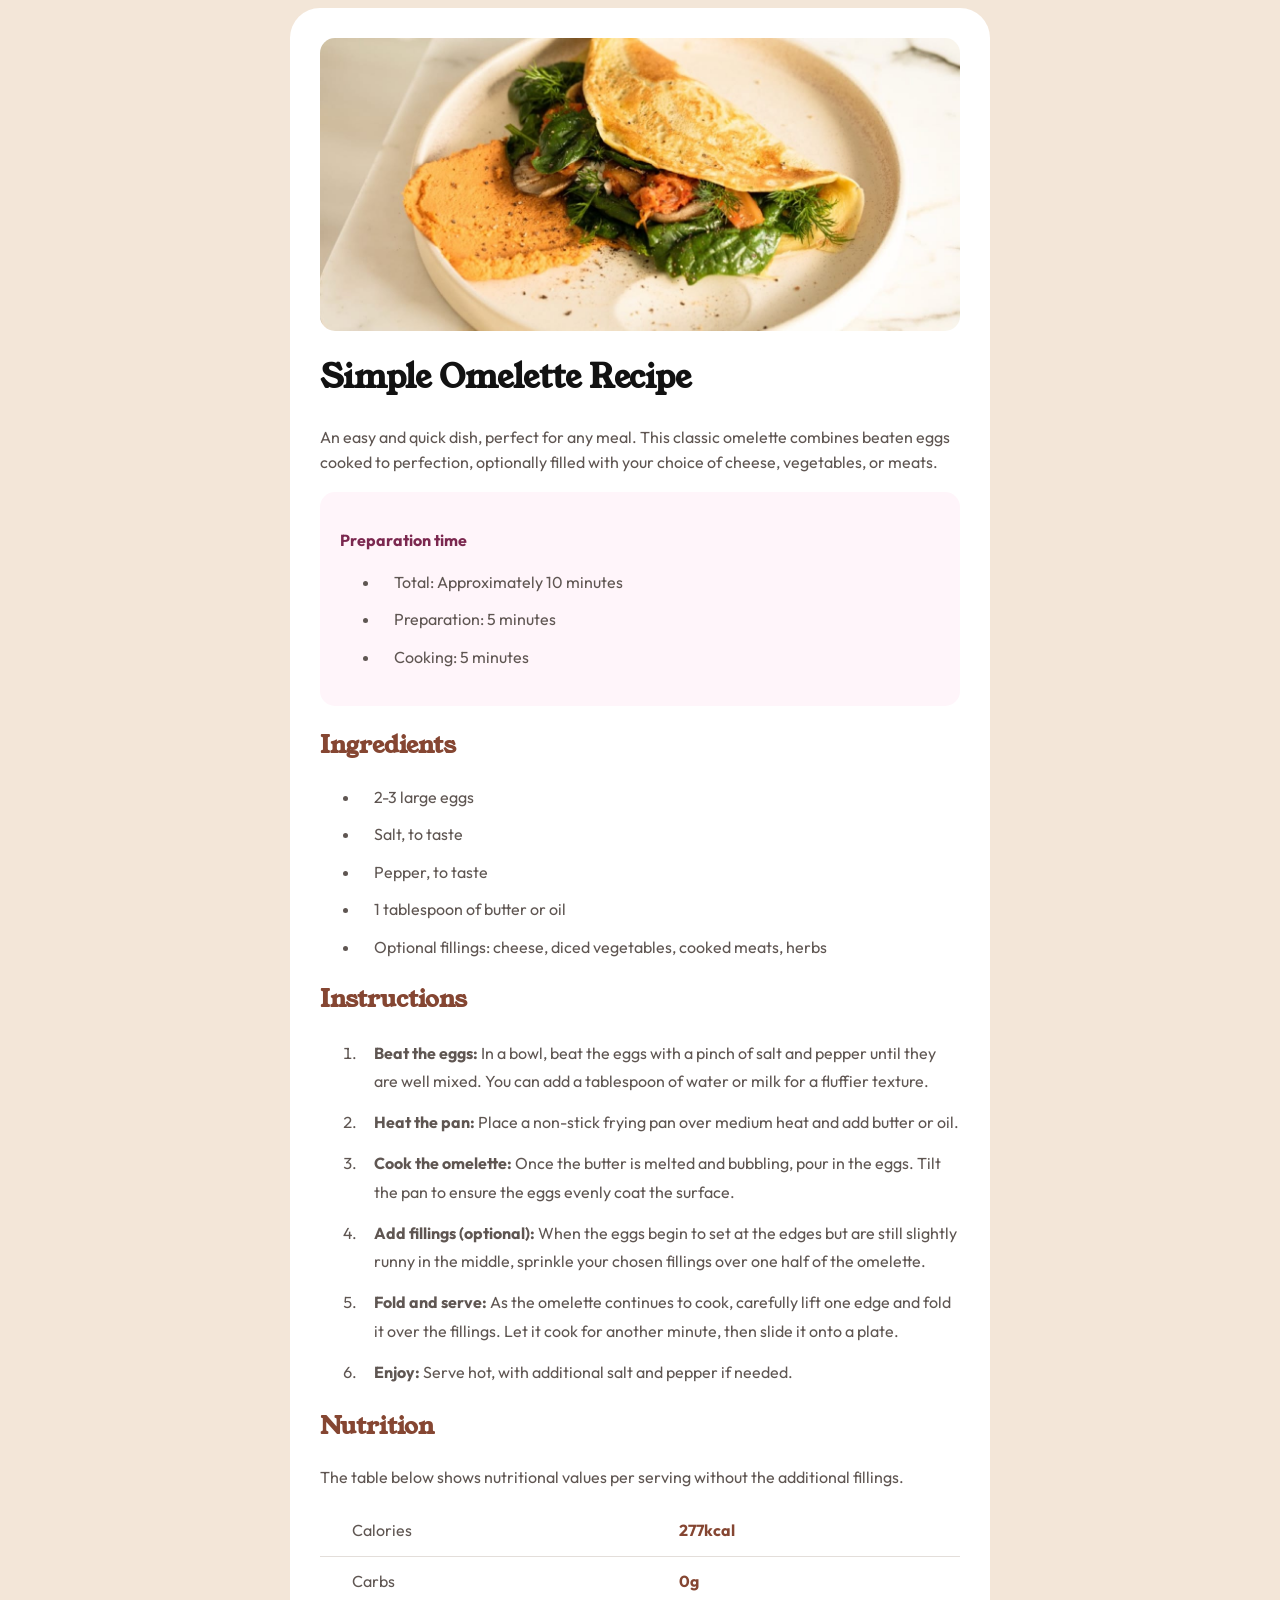
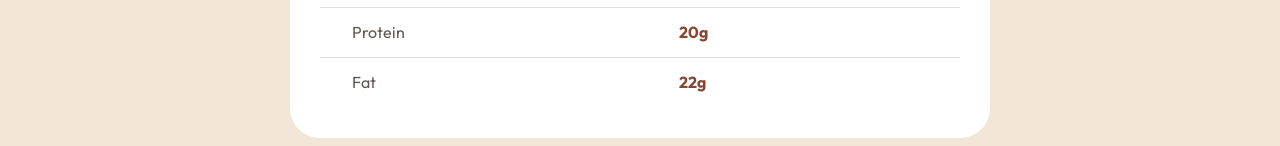
<file: PROJECT-7-RECIPIE PAGE/index.html>
<!doctype html>
<html lang="en">
  <head>
    <meta charset="UTF-8" />
    <meta name="viewport" content="width=device-width, initial-scale=1.0" />
    
    <link
      rel="icon"
      type="image/png"
      sizes="32x32"
      href="./assets/images/favicon-32x32.png"
    />

    <title> Recipe page</title>

    <link rel="preconnect" href="https://fonts.googleapis.com" />
    <link rel="preconnect" href="https://fonts.gstatic.com" crossorigin />
    <link
      href="https://fonts.googleapis.com/css2?family=Outfit:wght@100..900&display=swap"
      rel="stylesheet"
    />
    <link rel="preconnect" href="https://fonts.googleapis.com" />
    <link rel="preconnect" href="https://fonts.gstatic.com" crossorigin />
    <link
      href="https://fonts.googleapis.com/css2?family=Outfit:wght@100..900&family=Young+Serif&display=swap"
      rel="stylesheet"
    />
    <style>
      * {
        box-sizing: border-box;
      }
      .attribution {
        font-size: 0.6875rem;
        text-align: center;
      }
      body {
        color: #5f5652;
        font-family: "Outfit", sans-serif;
        line-height: 1.6;
        background-color: hsl(30, 54%, 90%);
      }
      .attribution a {
        color: hsl(228, 45%, 44%);
      }
      .center-body {
        padding: 30px;
        border-radius: 30px;
        /* width: 50%;
        max-width: 1200px; */
        width: min(90%, 700px);
        margin: auto;

        background-color: hsl(0, 0%, 100%);
      }
      .recipe-image {
        border-radius: 15px;
        width: 100%;
        display: block;
      }
      .prep-color {
        color: hsl(332, 51%, 32%);
      }
      p {
        font-size: 16px;
      }
      .ingredient-list {
        line-height: 1.8;
      }
      li {
        margin-bottom: 12px;
        padding-left: 14px;
      }
      table {
        width: 100%;
        border-collapse: collapse;
      }
      tr {
        border-bottom: 1px solid #e3deda;
      }
      tr:last-child {
        border-bottom: none;
      }

      td {
        padding: 12px 0 12px 32px;
        color: #5f5652;
      }

      h1 {
        color: #121212;
        font-family: "Young Serif", serif;
      }
      td:last-child {
        text-align: left;
        font-weight: 700;
        color: #854632;
      }
      .sub-font {
        font-family: "Young Serif", serif;
        color: hsl(14, 45%, 36%);
      }
      .prep-box {
        border-radius: 15px;
        background-color: hsl(330, 100%, 98%);
        padding: 20px;
      }
    </style>
  </head>
  <body>
    <div class="center-body">
      <img
        class="recipe-image"
        src="./assets/images/image-omelette.jpeg"
        alt="omelette"
      />
      <h1>Simple Omelette Recipe</h1>

      <p>
        An easy and quick dish, perfect for any meal. This classic omelette
        combines beaten eggs cooked to perfection, optionally filled with your
        choice of cheese, vegetables, or meats.
      </p>
      <div class="prep-box">
        <p class="prep-color"><b>Preparation time</b></p>
        <ul>
          <li>Total: Approximately 10 minutes</li>
          <li>Preparation: 5 minutes</li>
          <li>Cooking: 5 minutes</li>
        </ul>
      </div>
      <h2 class="sub-font">Ingredients</h2>
      <ul>
        <li>2-3 large eggs</li>
        <li>Salt, to taste</li>
        <li>Pepper, to taste</li>
        <li>1 tablespoon of butter or oil</li>
        <li>
          Optional fillings: cheese, diced vegetables, cooked meats, herbs
        </li>
      </ul>
      <h2 class="sub-font">Instructions</h2>
      <ol class="ingredient-list">
        <li>
          <b>Beat the eggs:</b> In a bowl, beat the eggs with a pinch of salt
          and pepper until they are well mixed. You can add a tablespoon of
          water or milk for a fluffier texture.
        </li>
        <li>
          <b>Heat the pan:</b> Place a non-stick frying pan over medium heat and
          add butter or oil.
        </li>
        <li>
          <b>Cook the omelette:</b> Once the butter is melted and bubbling, pour
          in the eggs. Tilt the pan to ensure the eggs evenly coat the surface.
        </li>
        <li>
          <b>Add fillings (optional):</b> When the eggs begin to set at the
          edges but are still slightly runny in the middle, sprinkle your chosen
          fillings over one half of the omelette.
        </li>
        <li>
          <b>Fold and serve:</b> As the omelette continues to cook, carefully
          lift one edge and fold it over the fillings. Let it cook for another
          minute, then slide it onto a plate.
        </li>
        <li>
          <b>Enjoy:</b> Serve hot, with additional salt and pepper if needed.
        </li>
      </ol>

      <h2 class="sub-font">Nutrition</h2>
      <p>
        The table below shows nutritional values per serving without the
        additional fillings.
      </p>
      <table>
        <tr>
          <td>Calories</td>
          <td>277kcal</td>
        </tr>
        <tr>
          <td>Carbs</td>
          <td>0g</td>
        </tr>
        <tr>
          <td>Protein</td>
          <td>20g</td>
        </tr>
        <tr>
          <td>Fat</td>
          <td>22g</td>
        </tr>
      </table>
    </div>
  </body>
</html>
</file>
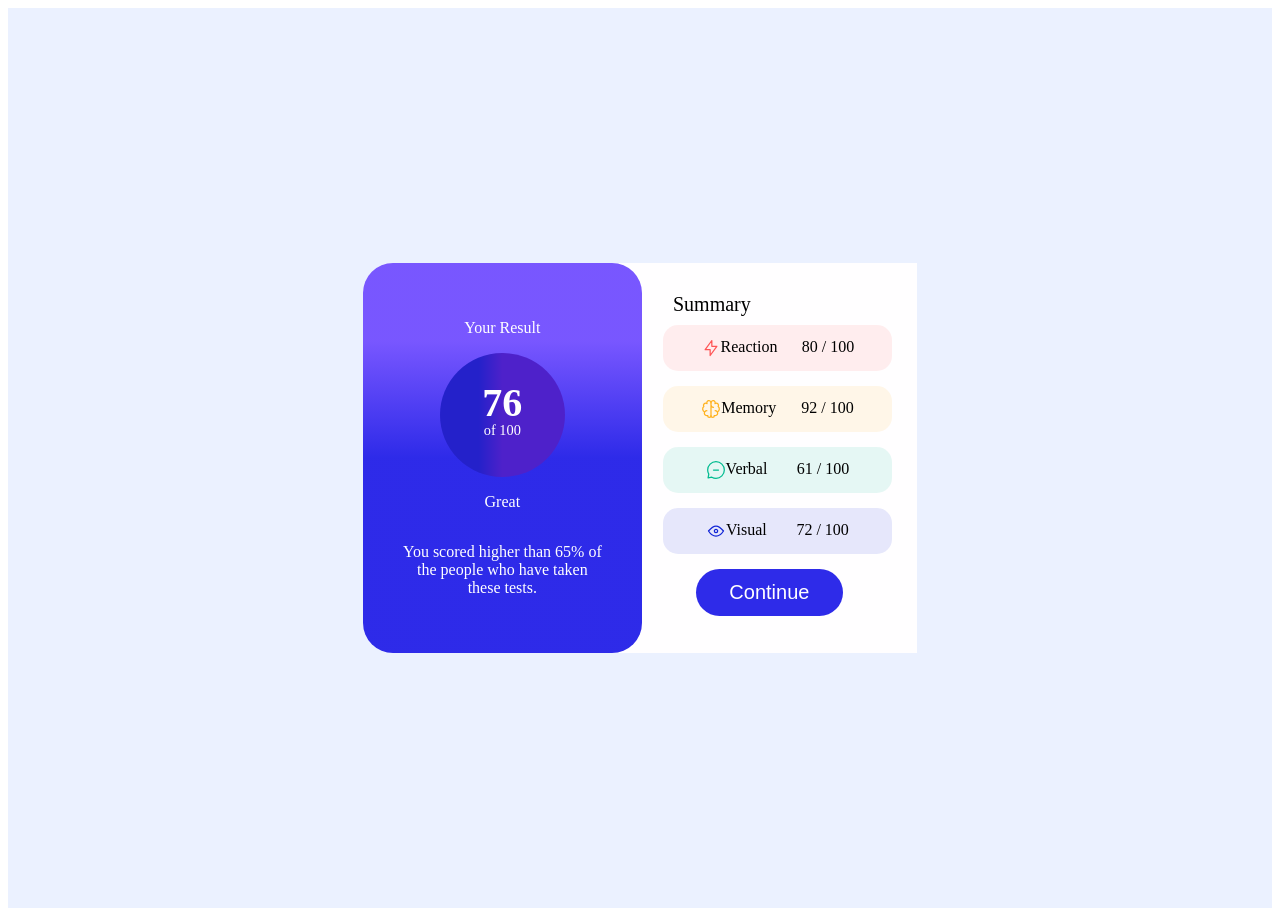
<file: PROJECT-8-Results-summary-component-main/index.html>
<!doctype html>
<html lang="en">
  <head>
    <meta charset="UTF-8" />
    <meta name="viewport" content="width=device-width, initial-scale=1.0" />
    <!-- displays site properly based on user's device -->

    <link
      rel="icon"
      type="image/png"
      sizes="32x32"
      href="./assets/images/favicon-32x32.png"
    />

    <title>Frontend Mentor | Results summary component</title>

    <style>
      * {
        box-sizing: border-box;
      }
      .attribution {
        font-size: 0.6875rem;
        text-align: center;
      }
      .attribution a {
        color: hsl(228, 45%, 44%);
      }
      .card-container {
        /* align-items: center; */
        display: flex;
        justify-content: center;
        background-color: hsl(221, 100%, 96%);
        height: 100vh;
        align-items: center;
      }
      .inner-card {
        display: flex;
        align-items: stretch;
        background-color: rgb(255, 254, 255);
        border-top-left-radius: 30px;
        border-bottom-left-radius: 30px;
      }
      .right-panel {
        padding-right: 74px;
        padding-left: 54px;
        display: flex;
        /* padding: 46px; */
        flex-direction: column;
        align-items: center;
      }
      .left-panel {
        padding: 40px;
        color: white;
        display: flex;
        flex-direction: column;
        align-items: center;
        /* justify-content: center; */
        background: linear-gradient(
          180deg,
          hsla(252, 100%, 67%, 1) 20%,
          hsla(241, 81%, 54%, 1) 50%
        );
        border-radius: 30px;
      }

      .left-circle {
        display: flex;
        flex-direction: column;
        align-items: center;
        border-radius: 201px;
        background: linear-gradient(
          90deg,
          rgba(36, 33, 202, 1) 31%,
          rgba(78, 33, 202, 1) 50%
        );
        margin: 0 auto;
        /* padding: 13px; */
        padding-top: 26px;
        box-sizing: border-box;
        width: 125px;
        height: 124px;
      }
      .number {
        font-size: 2.5rem;
        font-weight: bold;
      }
      .number-two {
        font-size: 12px;
        font-size: 0.9rem;
        font-weight: normal;

        margin-top: -4px;
      }
      .box {
        display: flex;
        justify-content: space-evenly;
        margin-right: -8px;
        width: 100%;
        border-radius: 15px;
        margin-bottom: 15px;
        padding: 13px;
      }
      .left-para {
        text-align: center;
      }
      .comment-boxes {
        display: flex;
        flex-direction: column;
        align-items: flex-end;
        justify-content: space-between;
        width: 155%;
      }
      .reaction-boxes {
        display: flex;
      }
      .right-reaction {
        background-color: hsla(0, 100%, 67%, 0.1);
      }
      .right-memory {
        background-color: hsla(39, 100%, 56%, 0.1);
      }
      .right-verbal {
        background-color: hsla(166, 100%, 37%, 0.1);
      }
      .right-visual {
        background-color: hsla(234, 85%, 45%, 0.1);
      }
      .right-summary {
        margin-left: -115px;
        margin-bottom: 9px;
        margin-top: 30px;
        font-size: 20px;
        text-align: left;
      }
      .right-button {
        margin-bottom: 28px;
        padding: 12px;
        padding-left: 20px;
        padding-right: 20px;
        width: 100%;
        border: none;
        background-color: hsl(241, 81%, 54%);
        color: white;
        font-size: 20px;
        border-radius: 50px;
      }
   
      @media (max-width: 768px) {
          .card-container {
    height: auto;
    min-height: 100vh;
    padding: 40px 0;
    align-items: flex-start;}
        .inner-card {
          flex-direction: column;
          width: 90%;
          border-radius: 30px;
        }

        .left-panel {
          width: 100%;
          border-radius: 30px 30px 0 0;
        }

        .right-panel {
          width: 100%;
          padding: 30px 20px;
        }

        .right-summary {
          margin-left: 0 !important;
          text-align: center;
        }

        .comment-boxes {
          width: 100% !important;
          align-items: stretch;
        }

        .box {
          width: 100%;
          justify-content: space-between;
        }

        .right-button {
          width: 100%;
          font-size: 18px;
        }

        .left-para {
          max-width: 90%;
        }
      }
    </style>
  </head>
  <body>
    <div class="card-container">
      <div class="inner-card">
        <div class="left-panel">
          <p class="left-result">Your Result</p>
          <p class="left-circle">
            <span class="number">76</span>
            <span class="number-two">of 100</span>
          </p>

          <p class="left-great">Great</p>
          <p class="left-para">
            You scored higher than 65% of <br />
            the people who have taken <br />these tests.
          </p>
        </div>
        <div class="right-panel">
          <p class="right-summary">Summary</p>
          <div class="comment-boxes">
            <div class="right-reaction box">
              <div class="reaction-boxes">
                <img src="./assets/images/icon-reaction.svg" alt="" />
                Reaction
              </div>
              <span>80 / 100</span>
            </div>
            <div class="right-memory box">
              <div class="reaction-boxes">
                <img src="./assets/images/icon-memory.svg" alt="" />
                Memory
              </div>
              <span>92 / 100</span>
            </div>
            <div class="right-verbal box">
              <div class="reaction-boxes">
                <img src="./assets/images/icon-verbal.svg" alt="" />
                Verbal
              </div>
              <span>61 / 100</span>
            </div>
            <div class="right-visual box">
              <div class="reaction-boxes">
                <img src="./assets/images/icon-visual.svg" alt="" />
                Visual
              </div>
              <span>72 / 100</span>
            </div>
          </div>
          <button class="right-button">Continue</button>
        </div>
      </div>
    </div>
  </body>
</html>
</file>
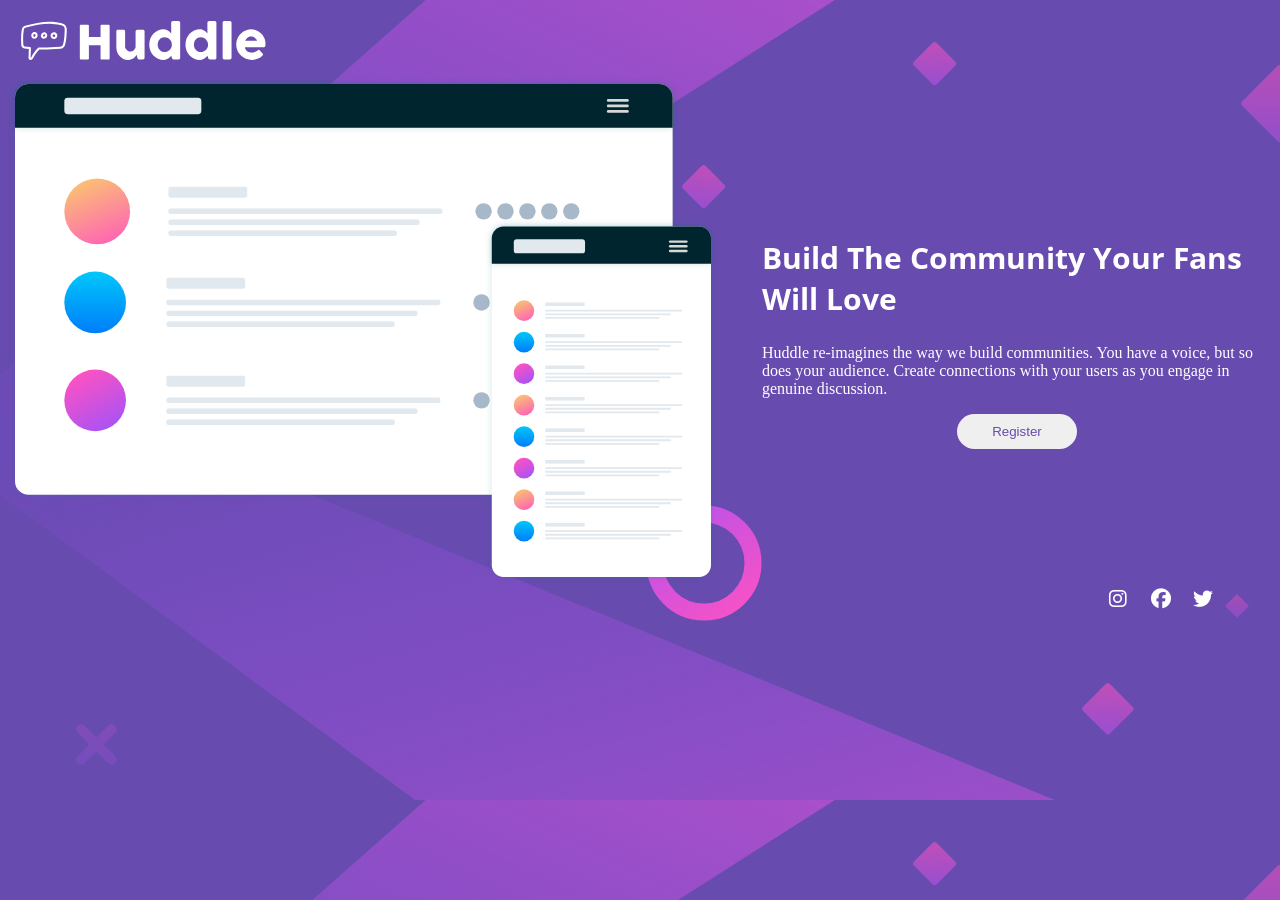
<file: PROJECT_6_HUDDLE LANDING PAGE/index.html>
<!DOCTYPE html>
<html lang="en">
  <head>
    <link rel="preconnect" href="https://fonts.googleapis.com" />
    <link rel="preconnect" href="https://fonts.gstatic.com" crossorigin />
    <link
      href="https://fonts.googleapis.com/css2?family=Open+Sans:ital,wght@0,300..800;1,300..800&display=swap"
      rel="stylesheet"
    />
    <meta charset="UTF-8" />
    <meta name="viewport" content="width=device-width, initial-scale=1.0" />
    
    <link
      rel="icon"
      type="image/png"
      sizes="32x32"
      href="./images/favicon-32x32.png"
    />

    <title>
     Huddle landing page with single introductory section
    </title>
<link rel="stylesheet" href="https://cdnjs.cloudflare.com/ajax/libs/font-awesome/6.7.2/css/all.min.css" integrity="sha512-Evv84Mr4kqVGRNSgIGL/F/aIDqQb7xQ2vcrdIwxfjThSH8CSR7PBEakCr51Ck+w+/U6swU2Im1vVX0SVk9ABhg==" crossorigin="anonymous" referrerpolicy="no-referrer" />
   
    <style>
      body {
        background: hsl(257, 40%, 49%);
        background-image: url("./images/bg-desktop.svg");
        color: white;
        font-family: "https://fonts.google.com/specimen/Open+Sans";
        font-weight: 400;
      }

      .layout {
        display: flex;
        align-items: center;
        gap: 45px;
      }

      .attribution {
        font-size: 11px;
        text-align: center;
      }

      .attribution a {
        color: hsl(228, 45%, 44%);
      }

      .btn {
        display: block;
        margin: 0 auto;
        padding-left: 35px;
        padding-right: 35px;
        padding-top: 10px;
        padding-bottom: 10px;
        border: none;
        border-radius: 50px;
        color: hsl(257, 40%, 49%);
      }

      .heading {
        font-family: "Open Sans", sans-serif;
        font-size: 30px;
      }

      .icons {
        width: 30px;
        float: right;
        margin: 6px;
      }

      .icons-formatting {
        padding-right: 43px;
      }
      @media screen and (max-width: 1000px) {
        body {
          background: hsl(257, 40%, 49%);
          background-image: url("./images/bg-mobile.svg");
          color: white;
          font-family: "https://fonts.google.com/specimen/Open+Sans";
          background-repeat: no-repeat;
          /* font-weight: 400; */
        }
        .responsive-text {
          display: inline-block;
          margin-top: 4px;

          margin-right: 30px;
          margin-left: 55px;
        }
        .heading {
          margin: 0;
          font-size: 23px;
          margin-top: 23px;
        }
        .layout {
          display: block;
        }
        .responsive-image {
          margin-top: 27px;
          margin-bottom: 10px;
          width: 76%;
          margin-left: 44px;
          height: 40%;
        }
        .logo {
          width: 118px;
          margin-top: 16px;
          margin-left: 13px;
        }
        .icons-formatting {
          display: flex;
          justify-content: center;
          padding: 0;
          margin: 0;
        }
        .icons {
          display: flex;
          width: 19px;
          margin: 6px;
          margin-top: 16px;
          fill:rgb(146, 130, 130);
        }
        .landing-text {
          font-family: "Open Sans", sans-serif;
          font-size: 16px;
        }
        .btn {
          display: block;
          margin: 0 auto;
          padding-left: 85px;
          padding-right: 85px;
          padding-top: 10px;
          padding-bottom: 10px;
          border: none;
          border-radius: 50px;
          color: hsl(257, 40%, 49%);
         
        }
      }
      .btn:hover{
        background:hsl(300, 69%, 71%);
        color: white;
      }
           

  .fa-brands{
  font-size: 20px;
  color: white;
   }
  .fa-brands:hover{
 color: hsl(300, 69%, 71%);
   }
    </style>
  </head>

  <body>
    <div class="logo">
      <img
        class="logo"
        src="/huddle-landing-page/huddle-landing-page-with-single-introductory-section-master/images/logo.svg"
        alt="logo"
      />
    </div>

    <div class="image layout">
      <img
        src="./images/illustration-mockups.svg"
        alt=""
        class="responsive-image"
      />

      <div class="responsive-text">
        <h2 class="heading">Build The Community Your Fans Will Love</h2>
        <p class="landing-text">
          Huddle re-imagines the way we build communities. You have a voice, but
          so does your audience. Create connections with your users as you
          engage in genuine discussion.
        </p>
        <button class="btn">Register</button>
      </div>
    </div>

    <div class="icons-formatting">
      
    <i class=" icons fa-brands fa-twitter" ></i>
     <i class=" icons fa-brands fa-facebook" ></i>
      <i class=" icons fa-brands fa-instagram" ></i>
      
    </div>
    
  </body>
</html>
</file>
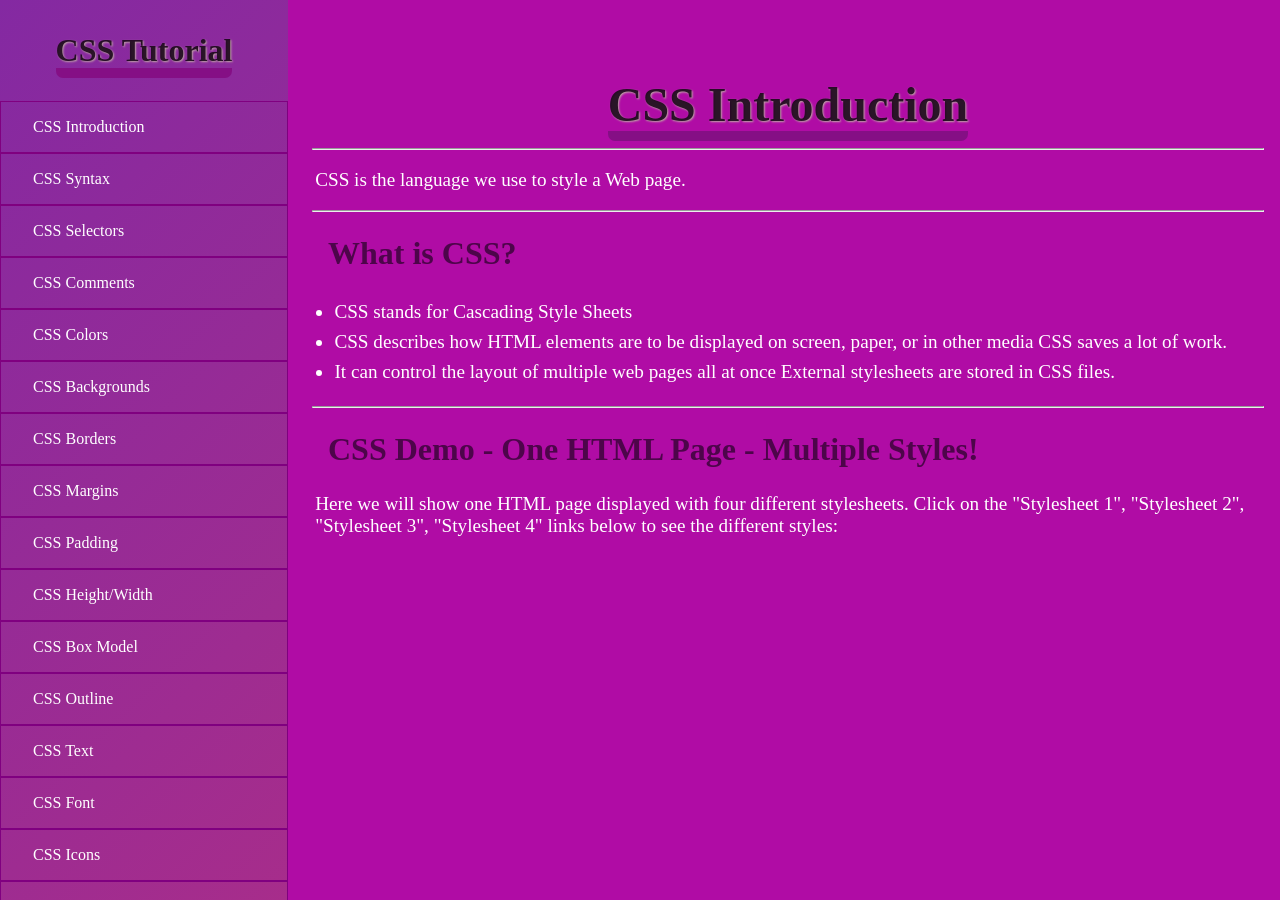
<file: PROJECT_3_SCROLLBAR/scrollbar.html>
<!DOCTYPE html>
<html lang="en">
  <head>
    <meta charset="UTF-8" />
    <meta name="viewport" content="width=device-width, initial-scale=1.0" />
    <title>Scrollbar</title>
    <link rel="stylesheet" href="scrollbars.css">
  </head>
  <body>
    <div class="section scroll_wrapper">
      <h1 class="scrollbar-heading"><span>CSS Tutorial</span></h1>
    <p class="side-content">CSS Introduction </p>
    <p class="side-content">CSS Syntax</p>
    <p class="side-content">CSS Selectors</p>
    <p class="side-content">CSS Comments</p>
    <p class="side-content">CSS Colors</p>
    <p class="side-content">CSS Backgrounds</p>
    <p class="side-content">CSS Borders</p>
    <p class="side-content">CSS Margins</p>
    <p class="side-content">CSS Padding</p>
    <p class="side-content">CSS Height/Width</p>
    <p class="side-content">CSS Box Model</p>
    <p class="side-content">CSS Outline</p>
    <p class="side-content">CSS Text</p>
    <p class="side-content">CSS Font</p>
    <p class="side-content">CSS Icons</p>
    <p class="side-content">CSS Links</p>
    <p class="side-content">CSS Lists</p>
    <p class="side-content">CSS Tables</p>
    <p class="side-content">CSS Display</p>
    <p class="side-content">CSS Z-index</p>
        
      </p>
    </div>
    <div class="body-wrapper">
   <h1 class="body-heading"><span>CSS Introduction</span> </h1>
   <hr class="body-lines"><p class="body-paragraphs">CSS is the language we use to style a Web page.</p><hr class="body-lines">
   <h2 class="body-secondary-heading">What is CSS?</h2>
    <p class="body-paragraphs"><ul class="body-paragraphs"><li>CSS stands for Cascading Style Sheets</li>
    <li>CSS describes how HTML elements are to be displayed on screen, paper, or in other media
    CSS saves a lot of work.</li> <li>It can control the layout of multiple web pages all at once
    External stylesheets are stored in CSS files.</li></ul></p><hr class="body-lines">
   <h2 class="body-secondary-heading">CSS Demo - One HTML Page - Multiple Styles!</h2>
    <p class="body-paragraphs">Here we will show one HTML page displayed with four different stylesheets. Click on the "Stylesheet 1", "Stylesheet 2", "Stylesheet 3", "Stylesheet 4" links below to see the different styles:</p></div>
  </body>
</html>
</file>
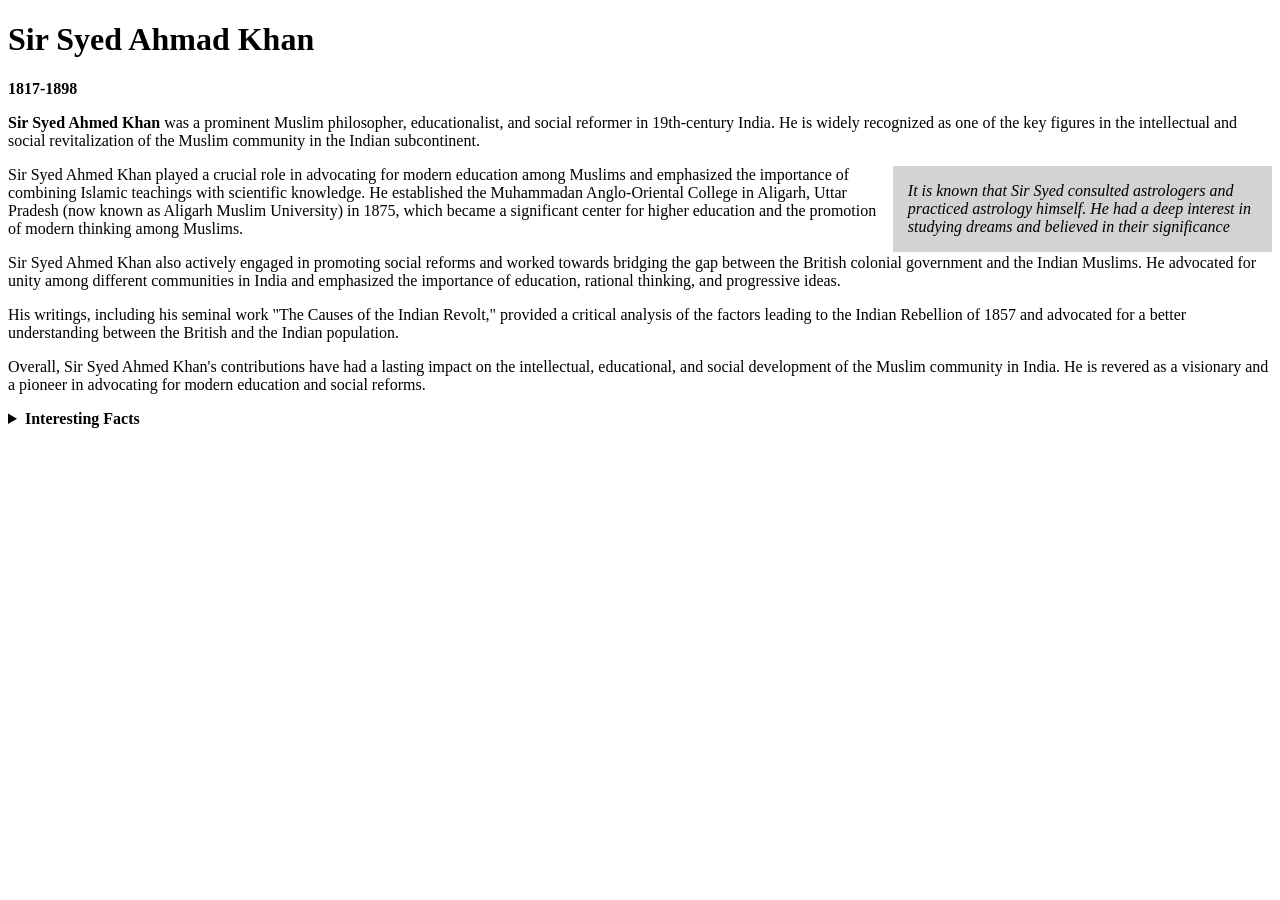
<file: PROJECT_4_TRIBUTE-PAGE/tributepage.html>
<!DOCTYPE html>
<html lang="en">
<head>
  <meta charset="UTF-8">
  <meta http-equiv="X-UA-Compatible" content="IE=edge">
  <meta name="viewport" content="width=device-width, initial-scale=1.0">
  <title>A TRIBUTE PAGE</title>
  <style>
    aside {
      width: 30%;
      padding-left: 15px;
      margin-left: 15px;
      box-sizing: border-box;
      float: right;
      font-style: italic;
      background-color: lightgray;
    }
    </style>
</head>
<body>
  <header>
    <h1>Sir Syed Ahmad Khan</h1>
    <p><strong>1817-1898</strong></p>
  </header>
  <main>
    <section>
      <p><strong>Sir Syed Ahmed Khan</strong> was a prominent Muslim philosopher, educationalist, and social reformer in 19th-century India. He is widely recognized as one of the key figures in the intellectual and social revitalization of the Muslim community in the Indian subcontinent.</p>

      <aside>
       <p>It is known that Sir Syed consulted astrologers and practiced astrology himself. He had a deep interest in studying dreams and believed in their significance</p>
           </aside>   

        <p>Sir Syed Ahmed Khan played a crucial role in advocating for modern education among Muslims and emphasized the importance of combining Islamic teachings with scientific knowledge. He established the Muhammadan Anglo-Oriental College in Aligarh, Uttar Pradesh (now known as Aligarh Muslim University) in 1875, which became a significant center for higher education and the promotion of modern thinking among Muslims.</p>
        
        <p>Sir Syed Ahmed Khan also actively engaged in promoting social reforms and worked towards bridging the gap between the British colonial government and the Indian Muslims. He advocated for unity among different communities in India and emphasized the importance of education, rational thinking, and progressive ideas.</p>
        
       <p> His writings, including his seminal work "The Causes of the Indian Revolt," provided a critical analysis of the factors leading to the Indian Rebellion of 1857 and advocated for a better understanding between the British and the Indian population.</p>
        
       <p> Overall, Sir Syed Ahmed Khan's contributions have had a lasting impact on the intellectual, educational, and social development of the Muslim community in India. He is revered as a visionary and a pioneer in advocating for modern education and social reforms.</p>
     <details>
  <summary><strong>Interesting Facts</strong> </summary>
  <p>1-Birth and Early Life: Sir Syed Ahmed Khan was born on October 17, 1817, in Delhi, which was part of the Mughal Empire at the time. He hailed from a family of scholars and was well-versed in Arabic, Persian, and Urdu from a young age.</p>

   <p> 2-Educational Background: Sir Syed received his early education in traditional Islamic subjects and then pursued higher studies in Persian, Arabic, and Islamic law. He obtained a deep understanding of traditional Islamic learning, but he also recognized the need for modern education.</p>
    
   <p> 3-Foundation of Aligarh Movement: Sir Syed Ahmed Khan played a crucial role in founding the Aligarh Movement, which aimed to uplift the educational and social status of Muslims in India. The movement sought to blend Western education with Islamic teachings to enable Muslims to adapt to modern times while preserving their religious and cultural identity.</p>
    
   <p> 4-Aligarh Muslim University: In 1875, Sir Syed established the Muhammadan Anglo-Oriental College in Aligarh, Uttar Pradesh. The college later evolved into Aligarh Muslim University (AMU) and became a prestigious institution for higher education, promoting modern education among Muslims.</p>
    
    <p>5-Advocate of Women's Education: Sir Syed Ahmed Khan was a strong proponent of women's education. He believed that educating women was crucial for the progress of society. In 1886, he established the Victoria School in Aligarh, which was one of the first educational institutions for Muslim girls in India.</p>
    
   <p> 6-Reformist Views: Sir Syed Ahmed Khan was known for his reformist views, advocating for social reforms within the Muslim community. He emphasized the importance of embracing modern knowledge, scientific reasoning, and abandoning obsolete customs and practices that hindered progress.</p>
    
   <p>7-Knighted by the British Crown: In 1888, Sir Syed Ahmed Khan was knighted by the British Crown for his contributions to education and social reform in India. He became the first Indian Muslim to receive such an honor.</p>
    
   <p>8-Literary Contributions: Sir Syed was a prolific writer and penned numerous books, essays, and articles in Urdu and Persian. His writings covered a wide range of topics, including education, history, religion, and social issues</p>
</details>
    </section>
  </main>
  
</body>
</html>
</file>
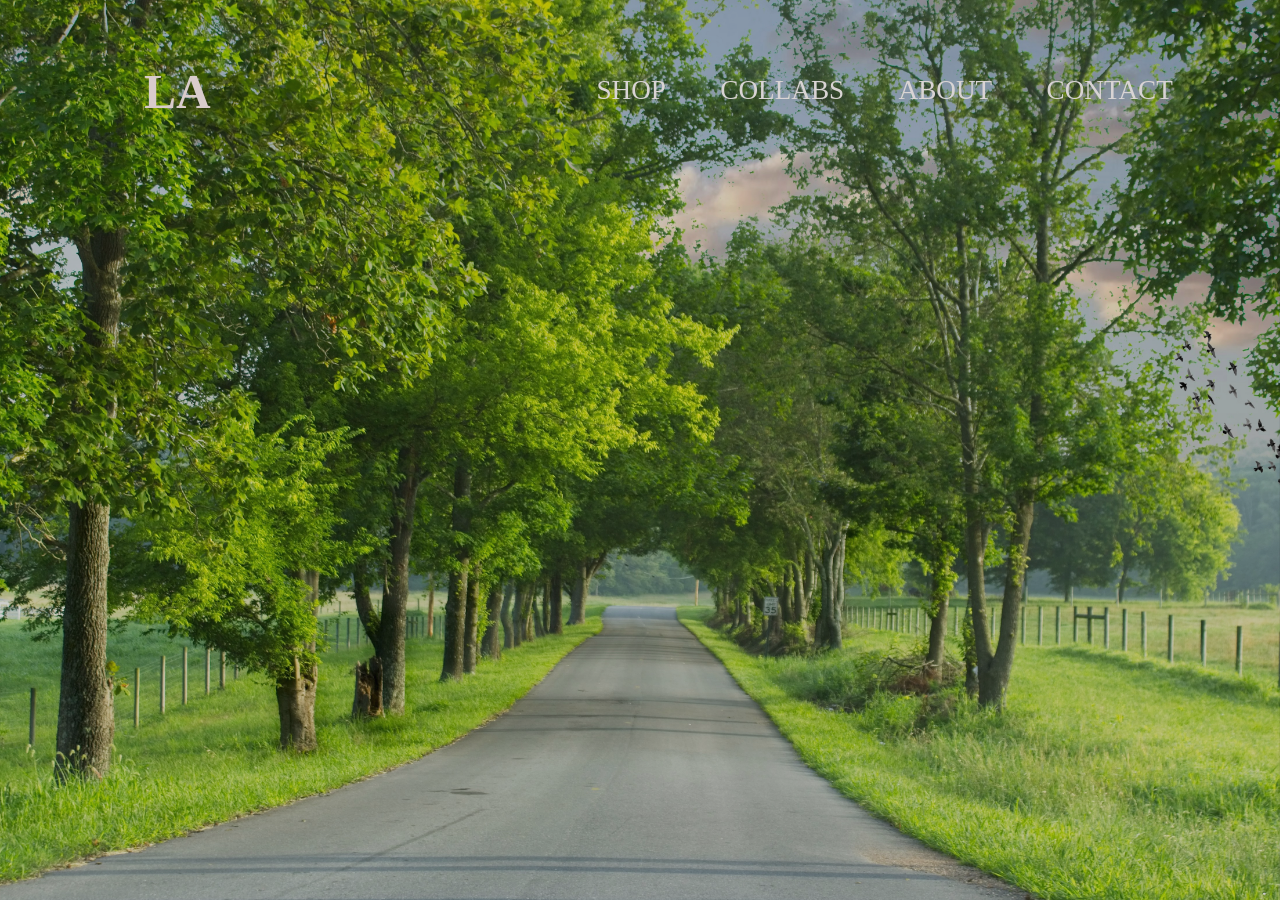
<file: PROJECT_2_PARALLEX_WEBSITE/html/parraaalex.html>
<!DOCTYPE html>
<html lang="en">
  <head>
    <meta charset="UTF-8" />
    <meta name="viewport" content="width=device-width, initial-scale=1.0" />
    <title>parallax</title>
    <link rel="stylesheet" href="../css/parallax.css" />
    <!-- <link rel="stylesheet" href="../css/parallex2.css" /> -->
  </head>
  <body>
    <div class="parallex_wrapper">
      <div class="first_child">
        <header style="z-index: 999">
          <h1>LA</h1>
          <ul>
            <li>
              <div class="dropdown">
                <a class="dropbtn">shop</a>
                <div class="dropdown-content">
                  <a href="#">All</a>
                  <a href="#">Prints</a>
                  <a href="#">Labels</a>
                  <a href="#">Motions</a>
                </div>
              </div>
            </li>

            <li><a href="#html">Collabs</a></li>
            <li><a href="#html">About</a></li>
            <li><a href="#html">Contact</a></li>
          </ul>
        </header>
      </div>

      <div class="second_child">rt</div>

      <div class="third_child"></div>

      <div class="fourth_child"></div>

      <div class="fifth_child"></div>

      <div class="sixth_child"></div>

      <div class="seventh_child"></div>

      <div class="eighth_child"></div>

      <div class="ninth_child"></div>

      <div class="tenth_child"></div>
    </div>
  </body>
</html>
</file>
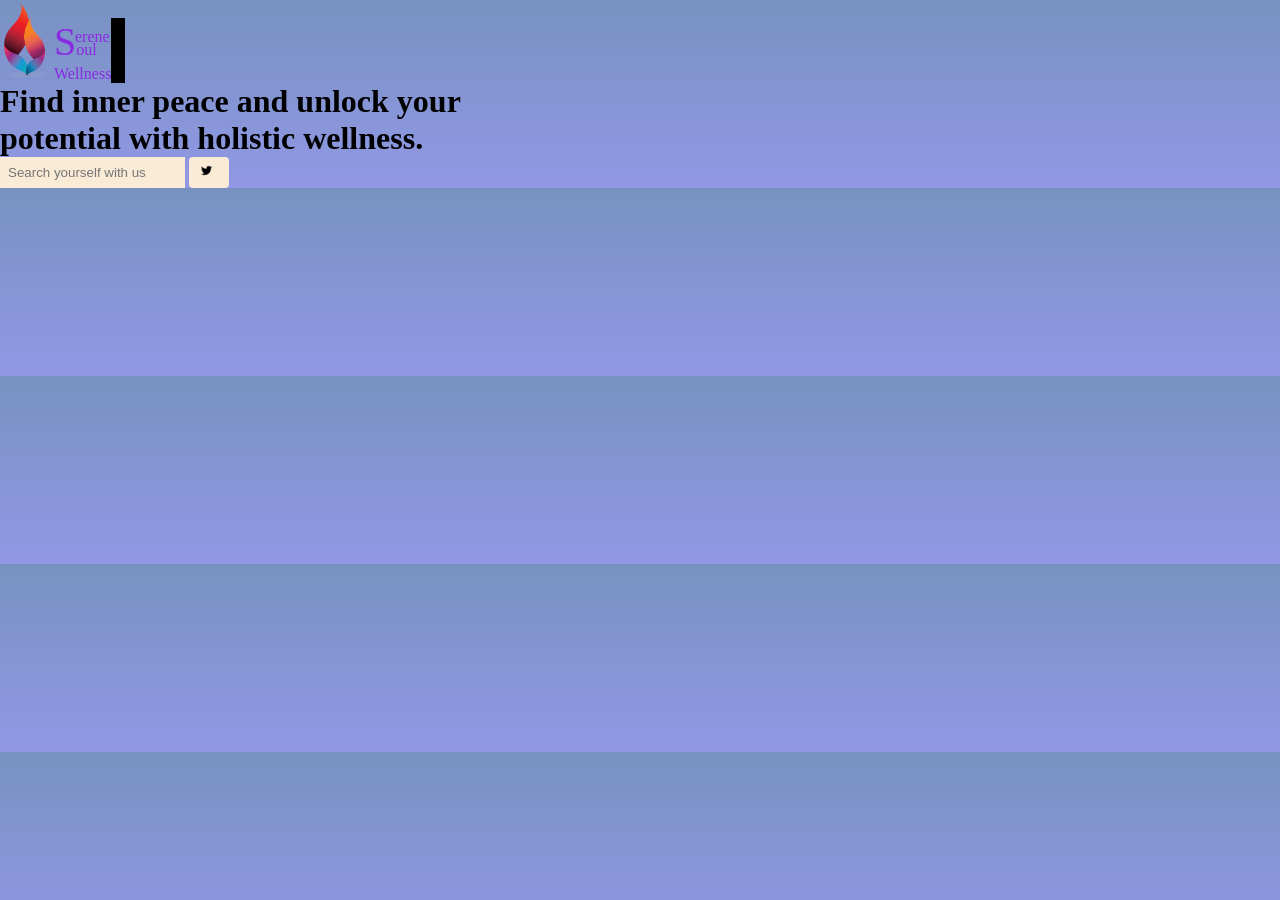
<file: PROJECT_5_HEALTH/HTML/wellness.html>
<!DOCTYPE html>
<html lang="en">
  <head>
    <meta charset="UTF-8" />
    <meta name="viewport" content="width=device-width, initial-scale=1.0" />
    <link rel="stylesheet" href="../CSS/wellness.css" />
    <title>Document</title>
  </head>
  <body>
    <!-- <header>
      
        <img class="logo" src="../Assets/loogotwo.png    " width="50px" />
        <p class="test">
        <nav>
          
          <ul>
        <span class="special">S</span><span class="adjust">ERENE </span
        ><span class="second_adjust"> OUL</span
        ><span class="last_adjust">WELLNESS</span>
        </p/
        
          <span id="one"><a href="#home" id="so">Resources</a></span>
            
            <li class="order" id="two"><a href="#services">Articles</a></li>
            <li class="order" id="three"><a href="#about">Online Courses</a></li>
            <li class="order" id="four"><a href="#survey">Community Forums</a></li>
             <li class="order"><a href="#contact">Contact</a></li> 
          </ul>
        </nav>

        <button class="btn">Login</button>    
      <div class="hero"></div>
    </header> -->
    <img src="../Assets/loogotwo.png" alt="logo" class="logo" width="50px">
    
    <div class="website-name">
 <span class="s" >S</span>oul<span id="serene">erene</span> <br> Wellness
    </div>


    <main>
      <h1>
        Find inner peace and unlock your <br>potential with holistic wellness.
      </h1>
      <form action="search" method="get" class="search">
        <div class="search-container">
        <input type="text" id="search-input" name="r" placeholder="Search yourself with us">
        <button type="submit" class="search-button">
        <span class="search-icon" id="clor">...</span></button>
      </div>
      </form>
    </main>
    <h1 class="scale"></h1>

        </body>
</html>
</file>
<file: PROJECT_3_SCROLLBAR/scrollbars.css>
* {
  margin: 0;
  padding: 0;
}
body{
  background-color: rgb(176, 12, 165);
}
.scroll_wrapper {
  height: 100%;
  position: fixed;
  max-width:18em;
  width: 100%;
  background: linear-gradient(
    -45deg,
    rgb(167, 45, 139),
    rgb(132, 41, 162)
  );
  overflow:auto;
  display: flex;
  flex-direction: column;
  margin-right:1em;
}

.section::-webkit-scrollbar {
  width: 8px;
}
.section::-webkit-scrollbar-track {
  background-color: hsla(286, 76%, 29%, 0.703);
  /* border-radius: 2px; */
}
.section::-webkit-scrollbar-thumb {
  background-color: hsl(308, 93%, 49%);
  border-radius: 2px;
}
@supports(scrollbar-color: hsla(286, 11%, 56%, 0.703) hsl(308, 93%, 49%)){
*.section{
    scrollbar-color: hsla(286, 76%, 29%, 0.703) hsl(308, 93%, 49%);
}
}
.scrollbar-heading{
  padding:1em;
  text-align: center;
  color: rgba(26, 5, 26, 0.901);
  text-shadow: 1px 1px 2px rgb(191, 166, 166);

}
span{
  border-bottom:10px solid rgb(133, 15, 133);
  border-bottom-left-radius: 7px;
  border-bottom-right-radius: 7px;
}
.side-content{
  border:1px solid purple;
  padding-top:1em;
  padding-bottom:1em;
  padding-right:1em;
  padding-left:2em;
  color: white;
  /* text-align: center; */
}
.side-content:hover{
  background-color: rgb(186, 24, 181);

}
.body-heading{
  /* margin-left:5em; */
 padding-top:1.6em;
  font-size: 3rem;
  color: rgba(26, 5, 26, 0.901);
  /* padding:1em; */
  text-align: center;
  text-shadow: 1px 1px 2px rgb(191, 166, 166);

  

}
.body-secondary-heading{
  margin-left:1em;
  color: rgba(67, 4, 64, 0.901);
  font-size: 2rem;
  /* color: white; */
  
     padding-top: .2em;
    padding-bottom: .2em; 

}
li{
  margin-left:1em;
  /* line-break: loose;
     */
   line-height: 30px;
}
.body-paragraphs{
  /* margin-left:16em; */
   font-size: 1.2em;
   color:white;
  margin:1em;

}
.body-lines{
  margin:1em;
  /* margin-right:1em;
  margin-left:19em; */
  margin-top: 1em;
  margin-bottom: 1em;
  
  color:rgb(148, 18, 141);

}
.body-wrapper{
  width:100%;
  max-width:61.5em;
  height:100%;
  /* background-color: aquamarine; */
  float: right;
}
</file>
<file: PROJECT_2_PARALLEX_WEBSITE/css/parallax.css>
body {
  margin: 0;
  padding: 0;
  font-size: 1rem;
  font-family: Cambria, Cochin, Georgia, Times, "Times New Roman", serif;
  color: rgb(217, 204, 204);
  background-color: rgb(29, 26, 26);
}

.parallex_wrapper {
  height: 100vh;
  overflow-y: auto;
  overflow-x: hidden;
  /* position: relative; */
  perspective: 300px;
}

.first_child::before {
  content: "";
  background: url(../assets/1.jpg) no-repeat center center/cover;
  background-repeat: no-repeat;
  width: 100%;
  position: absolute;
  height: 100%;
  top: 0;
  left: 0;
  z-index: 1;
  /* bottom: 0; */
  opacity: 0.79;
  transform: translateZ(-300px) scale(2);
}

.second_child::before {
  content: "";
  background: url(../assets/2.jpg) no-repeat center center/cover;
  width: 100%;
  position: absolute;
  height: 100%;
  z-index: 2;
  /* transform:translateZ(-100px) scale(1); */
/* background-attachment: fixed; */
  /* left:0; */
}
.first_child {
  max-width: 100%;
  height: 100vh;
  transform-style: preserve-3d;
  position: relative;
}
.second_child {
  max-width: 100%;
  height: 100vh;
  /* transform-style: preserve-3d; */
  position: relative;
}

.third_child::before {
    content: "";
  background: url(../assets/3.jpg) no-repeat center center/cover;
  background-repeat: no-repeat;
  width: 100%;
  position: absolute;
  height: 100%;
  top: 0;
  left: 0;
  z-index: 1;
  /* bottom: 0; */
  opacity: 0.79;
  transform: translateZ(-300px) scale(2);
}

.fourth_child::before {
  content: "";
  background: url(../assets/4.jpg) no-repeat center center/cover;
  width: 100%;
  position: absolute;
  height: 100%;
  z-index: 2;
  /* transform:translateZ(-200px) scale(2); */
  /* background-attachment: fixed; */

  /* left:0; */
}
.third_child {
 max-width: 100%;
  height: 100vh;
  transform-style: preserve-3d;
  position: relative;
}
.fourth_child {
  max-width: 100%;
  height: 100vh;
  /* transform-style: preserve-3d; */
  position: relative;
}

.fifth_child::before {
     content: "";
  background: url(../assets/5.jpg) no-repeat center center/cover;
  background-repeat: no-repeat;
  width: 100%;
  position: absolute;
  height: 100%;
  top: 0;
  left: 0;
  z-index: 1;
  /* bottom: 0; */
  opacity: 0.79;
  transform: translateZ(-300px) scale(2);
}

.sixth_child::before {
  content: "";
  background: url(../assets/6.jpg) no-repeat center center/cover;
  width: 100%;
  position: absolute;
  height: 100%;
  z-index: 2;
  /* transform:translateZ(-200px) scale(2); */
  /* background-attachment: fixed; */

  /* left:0; */
}
.fifth_child {
  max-width: 100%;
  height: 100vh;
  transform-style: preserve-3d;
  position: relative;
}
.sixth_child {
   max-width: 100%;
  height: 100vh;
  /* transform-style: preserve-3d; */
  position: relative;
}

.seventh_child::before {
    content: "";
  background: url(../assets/7.jpg) no-repeat center center/cover;
  background-repeat: no-repeat;
  width: 100%;
  position: absolute;
  height: 100%;
  top: 0;
  left: 0;
  z-index: 1;
  /* bottom: 0; */
  opacity: 0.79;
  transform: translateZ(-300px) scale(2);
}

.eighth_child::before {
 content: "";
  background: url(../assets/8.jpg) no-repeat center center/cover;
  width: 100%;
  position: absolute;
  height: 100%;
  z-index: 2;
  /* transform:translateZ(-200px) scale(2); */
  /* background-attachment: fixed; */

  /* left:0; */
}
.seventh_child {
 max-width: 100%;
  height: 100vh;
  transform-style: preserve-3d;
  position: relative;
}
.eighth_child {
   max-width: 100%;
  height: 100vh;
  /* transform-style: preserve-3d; */
  position: relative;
}

.ninth_child::before {
   content: "";
  background: url(../assets/9.jpg) no-repeat center center/cover;
  background-repeat: no-repeat;
  width: 100%;
  position: absolute;
  height: 100%;
  top: 0;
  left: 0;
  z-index: 1;
  /* bottom: 0; */
  opacity: 0.79;
  transform: translateZ(-300px) scale(2);


}

.tenth_child::before {
   -content: "";
  background: url(../assets/10.jpg) no-repeat center center/cover;
  width: 100%;
  position: absolute;
  height: 100%;
  z-index: 2;
  /* transform:translateZ(-200px) scale(2); */
  /* background-attachment: fixed; */

  left:0;
}
.ninth_child {
max-width: 100%;
  height: 100vh;
  transform-style: preserve-3d;
  position: relative;
}
.tenth_child {
   max-width: 100%;
  height: 100vh;
  /* transform-style: preserve-3d; */
  position: relative;
}

header {
  display: grid;
  grid-template-columns: auto auto;
  justify-content: space-between;
  padding-top: 2em;
}
h1 {
  font-size: 3rem;
  margin-left: 3em;
}

ul {
  display: flex;
  flex-wrap: wrap;
  margin-right: 5em;
}
ul li {
  display: flex;
  margin: 1em;
  flex-wrap:wrap;
  font-size: 1.7em;

  text-decoration: none;
  text-transform: uppercase;
}
ul li a {
  text-decoration: none;
  color: rgb(217, 212, 212);
  cursor: pointer;
}
ul li a:hover {
  text-decoration: none;
  cursor: pointer;

  color: rgb(215, 209, 184);
}

/*  .dropbtn {
background-color: #04AA6D; */
/* color: white; */
/* padding: 16px; */
/* font-size: 16px; */
/* border: none; 
}*/

.dropdown {
  position: relative;
  display: inline-block;
}

.dropdown-content {
  /* margin-top: 23px; */
  border-radius: 10px;
  display: none;
  position: absolute;
  background-color: #f1f1f1;
  min-width: 100px;
  /* box-shadow: 0px 8px 16px 0px rgba(0,0,0,0.2); */
  z-index: 1;
  font-size: 16px;
  font-family: system-ui, -apple-system, BlinkMacSystemFont, "Segoe UI", Roboto,
    Oxygen, Ubuntu, Cantarell, "Open Sans", "Helvetica Neue", sans-serif;
}

.dropdown-content a {
  color: black;
  padding: 8px 9px;
  text-decoration: none;
  display: block;
  text-transform: none;
  text-align: center;
}

.dropdown-content a:hover {
  background-color: #87123190;
  /* border-radius: 10px; */
}

.dropdown-content :first-child:hover {
  border-top-right-radius: 10px;
  border-top-left-radius: 10px;
}
.dropdown-content :last-child:hover {
  border-bottom-right-radius: 10px;
  border-bottom-left-radius: 10px;
}

.dropdown:hover .dropdown-content {
  display: block;
  transition: 4s ease-in;
}
@media screen and (max-width:915px){
header h1{
  float:left;
  /* margin-top:3em; */
  margin-left:1em;
}
ul li{
  font-size:1.2em;
  /* margin-left:0.50em; */
}

ul{
  margin-left:1em;
  /* background-color: black; */
}

}
@media screen and (max-width:458px){
  header h1{
    float:left;
    margin-top:3em;
    margin-left:1em;}

  
}
</file>
<file: PROJECT_2_PARALLEX_WEBSITE/css/parallex2.css>
/* =========================
   BASE RESET
========================= */

* {
  margin: 0;
  padding: 0;
  box-sizing: border-box;
}

body {
  font-size: 1rem;
  font-family: Cambria, Cochin, Georgia, Times, "Times New Roman", serif;
  color: rgb(217, 204, 204);
  background-color: rgb(29, 26, 26);
}

/* =========================
   PARALLAX WRAPPER
========================= */

.parallex_wrapper {
  height: 100vh;
  overflow-y: auto;
  overflow-x: hidden;
  perspective: 300px;
}

/* =========================
   GLOBAL CHILD SETTINGS
========================= */

.parallex_wrapper > div {
  height: 100vh;
  position: relative;
  transform-style: preserve-3d;
}

/* =========================
   BACKGROUND LAYERS (COMMON)
========================= */

.first_child::before,
.second_child::before,
.third_child::before,
.fourth_child::before,
.fifth_child::before,
.sixth_child::before,
.seventh_child::before,
.eighth_child::before,
.ninth_child::before,
.tenth_child::before {
  content: "";
  position: absolute;
  inset: 0;
  background-size: cover;
  background-position: center;
  z-index: -1;
}

/* =========================
   INDIVIDUAL IMAGES
========================= */

.first_child::before {
  background-image: url("../assets/2.jpg");
  transform: translateZ(300px) scale(2);
  opacity: 0.8;
}

.second_child::before {
  background-image: url("../assets/1.jpg");
}

.third_child::before {
  background-image: url("../assets/3.jpg");
  transform: translateZ(300px) scale(2);
}

.fourth_child::before {
  background-image: url("../assets/4.jpg");
}

.fifth_child::before {
  background-image: url("../assets/5.jpg");
  transform: translateZ(300px) scale(2);
}

.sixth_child::before {
  background-image: url("../assets/6.jpg");
}

.seventh_child::before {
  background-image: url("../assets/7.jpg");
  transform: translateZ(300px) scale(2);
}

.eighth_child::before {
  background-image: url("../assets/8.jpg");
}

.ninth_child::before {
  background-image: url("../assets/9.jpg");
  transform: translateZ(300px) scale(2);
}

.tenth_child::before {
  background-image: url("../assets/10.jpg");
}

/* =========================
   HEADER
========================= */

header {
  display: flex;
  justify-content: space-between;
  align-items: center;
  padding: 2rem;
  position: relative;
  z-index: 10;
}

h1 {
  font-size: 3rem;
}

/* =========================
   NAV MENU
========================= */

ul {
  display: flex;
  list-style: none;
  gap: 2rem;
}

ul li {
  font-size: 1.2rem;
  text-transform: uppercase;
}

ul li a {
  text-decoration: none;
  color: rgb(217, 212, 212);
}

ul li a:hover {
  color: rgb(215, 209, 184);
}

/* =========================
   DROPDOWN
========================= */

.dropdown {
  position: relative;
}

.dropdown-content {
  display: none;
  position: absolute;
  background: #f1f1f1;
  min-width: 120px;
  border-radius: 8px;
  z-index: 100;
}

.dropdown-content a {
  display: block;
  padding: 8px;
  color: black;
  text-align: center;
  text-decoration: none;
}

.dropdown-content a:hover {
  background-color: #87123190;
}

.dropdown:hover .dropdown-content {
  display: block;
}

/* =========================
   RESPONSIVE
========================= */

@media (max-width: 915px) {
  header {
    flex-direction: column;
    gap: 1rem;
  }

  ul {
    flex-wrap: wrap;
    justify-content: center;
  }

  h1 {
    font-size: 2.5rem;
  }
}
</file>
<file: PROJECT_5_HEALTH/CSS/wellness.css>
* {
  margin: 0;
  padding: 0;
  /* box-sizing: border-box; */
 
}.hero::before{
  content: "";
  background:url(../Assets/HERO.jpg) no-repeat center center/cover;
  width: 100%;
  height: 100%;
  /* background: #000; */
  position: absolute;
  top: 0px;
  left: 0px;
  z-index: -1;
  
  opacity: 0.90;

}
#serene{
  position:absolute;
  top: 28px;
  left: 75px;
  

}
/* .group{
  display: flex;
  flex-direction: row;
  justify-content: space-evenly;
  align-items: center;
  /* border: 4px solid black; 
  width: 70%;
  /* z-index: 1; 
} */
/* nav{
  border: 4px solid black;
  
} */
/* margin-right: -22.7em;
para
margin-left: -4.8em;
}
logo
margin-top: 1.3em;
  margin-left: 2.3em; */
  .logo{
    /* margin-top: 1.3em; */
  /* margin-left: 2.3em; */
  /* float: left; */
  }
  
  .website-name{
    /* font-size:30px; */
    /* font-weight: 12px; */
    color: blueviolet;
    border-right: 14px solid black;
    display: inline-block;
    /* width: 120px; */
    /* height: 200px; */
  }
  .s{
    font-size:40px;
  }


/* 
nav ul li a{
  color: rgb(45, 28, 28); 
  text-decoration: none;
  /* border: 4px solid black; */
  /* flex-direction: row; 
 

}
li{
  padding: 5px;
}

nav ul{
  flex-direction: row;
 display: flex;
 justify-content: center;
 /* align-items: ; 
}
nav ul li{
  list-style: none;
 
 
  /* flex-direction: row; 

  
  
}
.btn{
   border: 4px solid black;
   float: right;
   background:none;
   /* margin-right: -22.7em; 
}
.special{
  font-size: 3.6em;
  position: absolute;
  top: 29px;
  left: 97px;
}
.adjust{

  position: absolute;
  top: 45px;
  left: 128px;
  
}
.second_adjust{
  position:absolute;
  top: 61px;
  left: 130px;
  
  padding-right:1px;

}
  .last_adjust{
    position: absolute;
    top: 83px;
  left: 101px;
  

  }
 #so{
  color: rgb(45, 28, 28); 
  text-decoration: none;
 }
  #one{
    padding-top: 26px;
  padding-bottom: 24px;
  /* margin-top: 38px; 
  border-left: 1px solid black;
  /* margin-left: -168px; 
  position: absolute;
  top: 37px;
  left: 196px;
  padding-left: 37px;
}
main{
  display: inline-block;
  margin-top: 235px;
  margin-left: 316px;
} */
 
  
  /* #two{
    padding-top: 19px;
  /* background: #928989; 
  padding-bottom: 29px;
  margin-top: 13px;
  /* border-left:1px solid black; 
  
  }
  #three{
    padding-top: 19px;
  /* background: #928989; 
  padding-bottom: 29px;
  margin-top: 13px;
  /* border-left:1px solid black; 
  
  }
  #four{
    padding-top: 19px;
  /* background: #928989; 
  padding-bottom: 29px;
  margin-top: 13px;
  /* border-left:1px solid black; 
  
  } 
  .order{
    padding:10px;
  }
  .search-container{
    display:flex;
    align-items: center;
    width:300px;
    background-color: antiquewhite;
    /* border: 1px solid black; 
    border-radius:4px;
    overflow:hidden;
  }*/
  #search-input{
   flex-grow:1;
   padding:8px;
   border:none;
   outline:none;
   background: transparent;
   background-color: antiquewhite;

  }
  .search-button{
    padding:8px 12px;
    border:none;
    /* background: #ecd9d9; */
    /* color:#fff; */
    border-radius:4px;
    cursor:pointer;
    background-color: antiquewhite;

    /* display:flex;
    align-items: center; */
  }
  .search-icon{
    background-image: url(../Assets/twitter.png);
    background-size: contain;
    background-repeat: no-repeat;
    width:20px;
    height:20px;
    margin-right:5px;

  }
  #clor{
     
    color:antiquewhite;
    /* z-index: 1; */

  }
  body{
    	background:linear-gradient(#4c6fadc1, #9198e5);
  }
</file>
